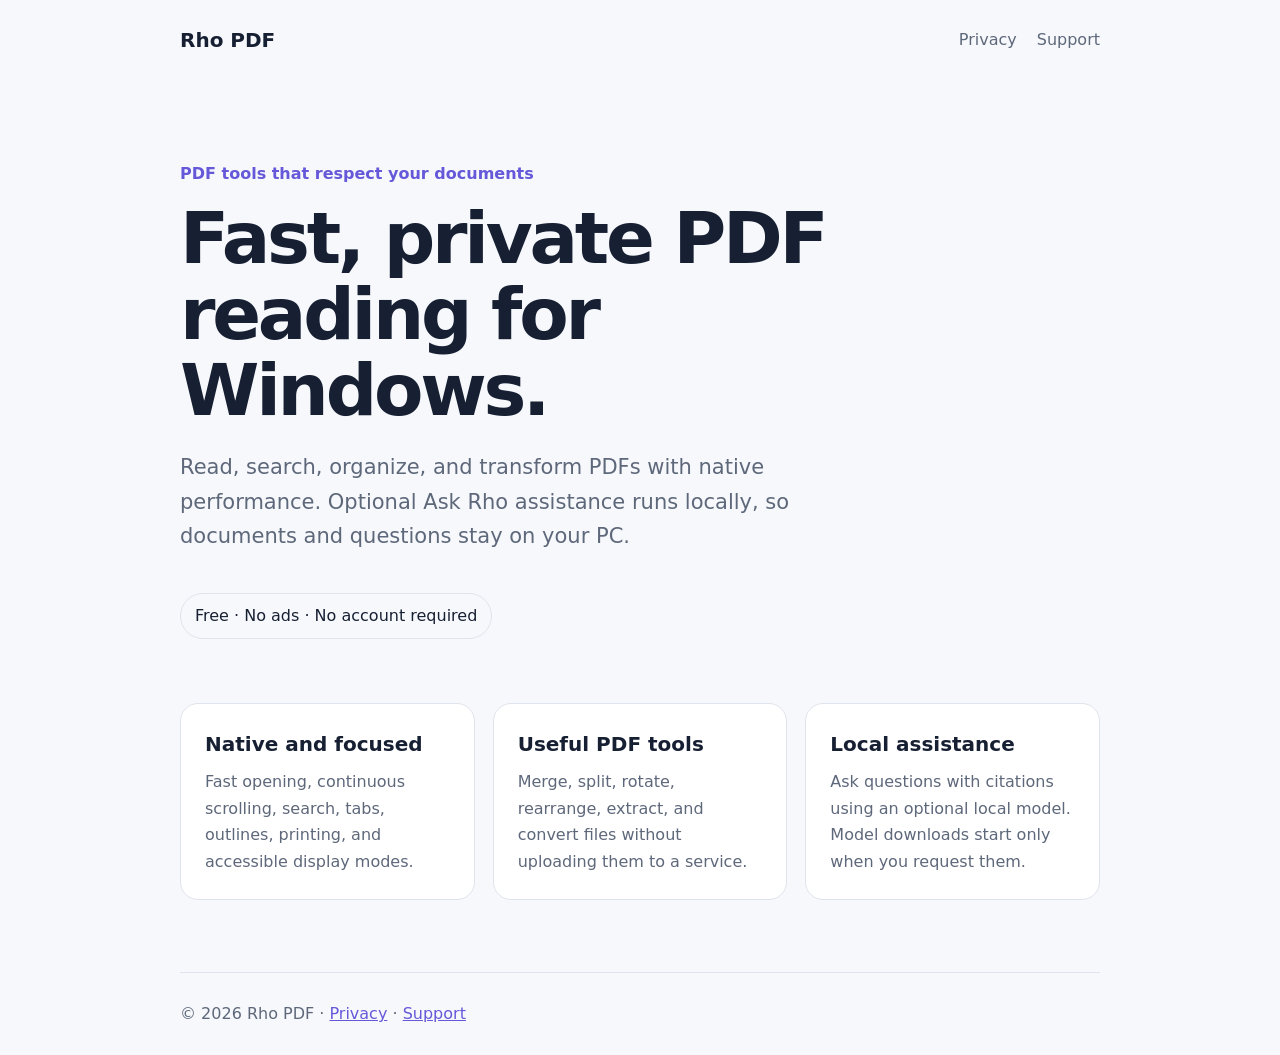
<file: index.html>
<!doctype html><html lang="en"><head><meta charset="utf-8"><meta name="viewport" content="width=device-width,initial-scale=1"><title>Rho PDF — Private PDF Reader for Windows</title><meta name="description" content="Fast, private PDF reading, tools, and completely local AI for Windows."><link rel="stylesheet" href="styles.css"></head><body><div class="wrap"><nav class="nav"><a class="brand" href="./">Rho PDF</a><div class="links"><a href="privacy.html">Privacy</a><a href="support.html">Support</a></div></nav><main><section class="hero"><div class="eyebrow">PDF tools that respect your documents</div><h1>Fast, private PDF reading for Windows.</h1><p class="lead">Read, search, organize, and transform PDFs with native performance. Optional Ask Rho assistance runs locally, so documents and questions stay on your PC.</p><span class="badge">Free · No ads · No account required</span></section><section class="grid"><article class="card"><h2>Native and focused</h2><p>Fast opening, continuous scrolling, search, tabs, outlines, printing, and accessible display modes.</p></article><article class="card"><h2>Useful PDF tools</h2><p>Merge, split, rotate, rearrange, extract, and convert files without uploading them to a service.</p></article><article class="card"><h2>Local assistance</h2><p>Ask questions with citations using an optional local model. Model downloads start only when you request them.</p></article></section></main><footer>© 2026 Rho PDF · <a href="privacy.html">Privacy</a> · <a href="support.html">Support</a></footer></div></body></html>
</file>
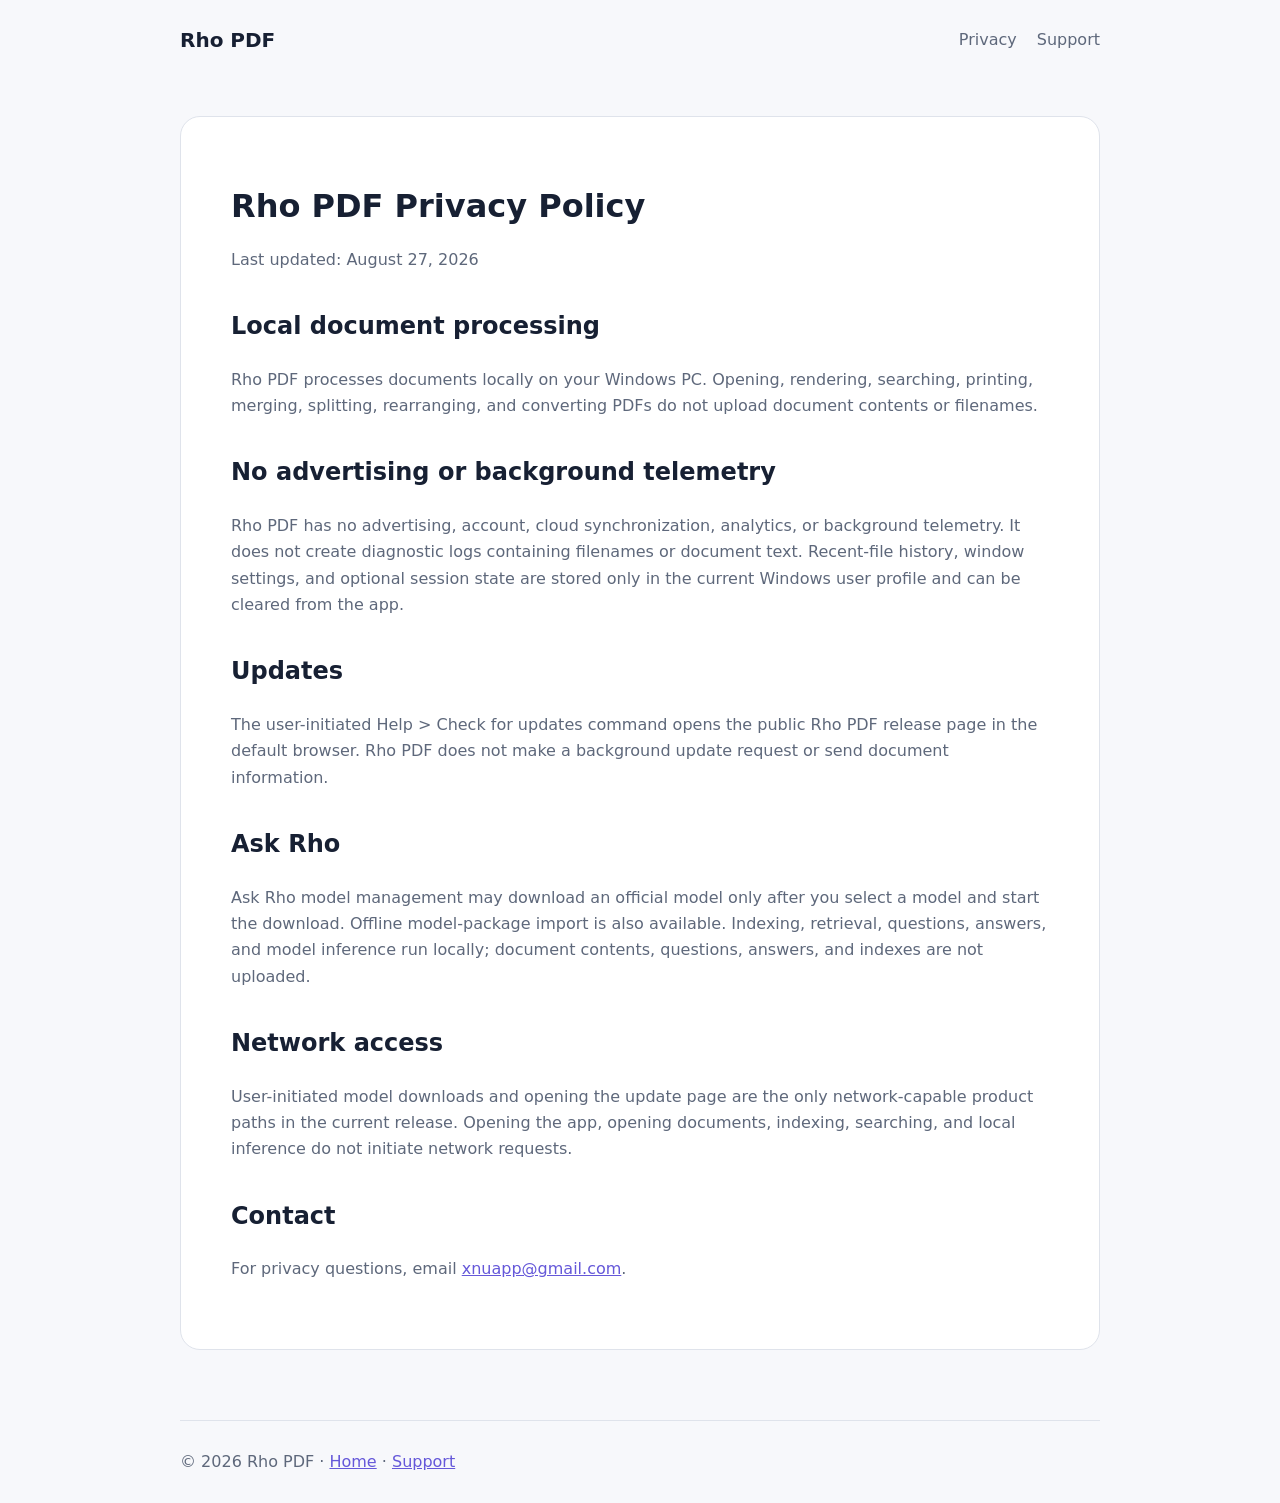
<file: privacy.html>
<!doctype html><html lang="en"><head><meta charset="utf-8"><meta name="viewport" content="width=device-width,initial-scale=1"><title>Privacy — Rho PDF</title><link rel="stylesheet" href="styles.css"></head><body><div class="wrap"><nav class="nav"><a class="brand" href="./">Rho PDF</a><div class="links"><a href="privacy.html">Privacy</a><a href="support.html">Support</a></div></nav><main class="content"><h1>Rho PDF Privacy Policy</h1><p>Last updated: August 27, 2026</p><h2>Local document processing</h2><p>Rho PDF processes documents locally on your Windows PC. Opening, rendering, searching, printing, merging, splitting, rearranging, and converting PDFs do not upload document contents or filenames.</p><h2>No advertising or background telemetry</h2><p>Rho PDF has no advertising, account, cloud synchronization, analytics, or background telemetry. It does not create diagnostic logs containing filenames or document text. Recent-file history, window settings, and optional session state are stored only in the current Windows user profile and can be cleared from the app.</p><h2>Updates</h2><p>The user-initiated Help &gt; Check for updates command opens the public Rho PDF release page in the default browser. Rho PDF does not make a background update request or send document information.</p><h2>Ask Rho</h2><p>Ask Rho model management may download an official model only after you select a model and start the download. Offline model-package import is also available. Indexing, retrieval, questions, answers, and model inference run locally; document contents, questions, answers, and indexes are not uploaded.</p><h2>Network access</h2><p>User-initiated model downloads and opening the update page are the only network-capable product paths in the current release. Opening the app, opening documents, indexing, searching, and local inference do not initiate network requests.</p><h2>Contact</h2><p>For privacy questions, email <a href="mailto:xnuapp@gmail.com?subject=Rho%20PDF%20Privacy">xnuapp@gmail.com</a>.</p></main><footer>© 2026 Rho PDF · <a href="./">Home</a> · <a href="support.html">Support</a></footer></div></body></html>
</file>
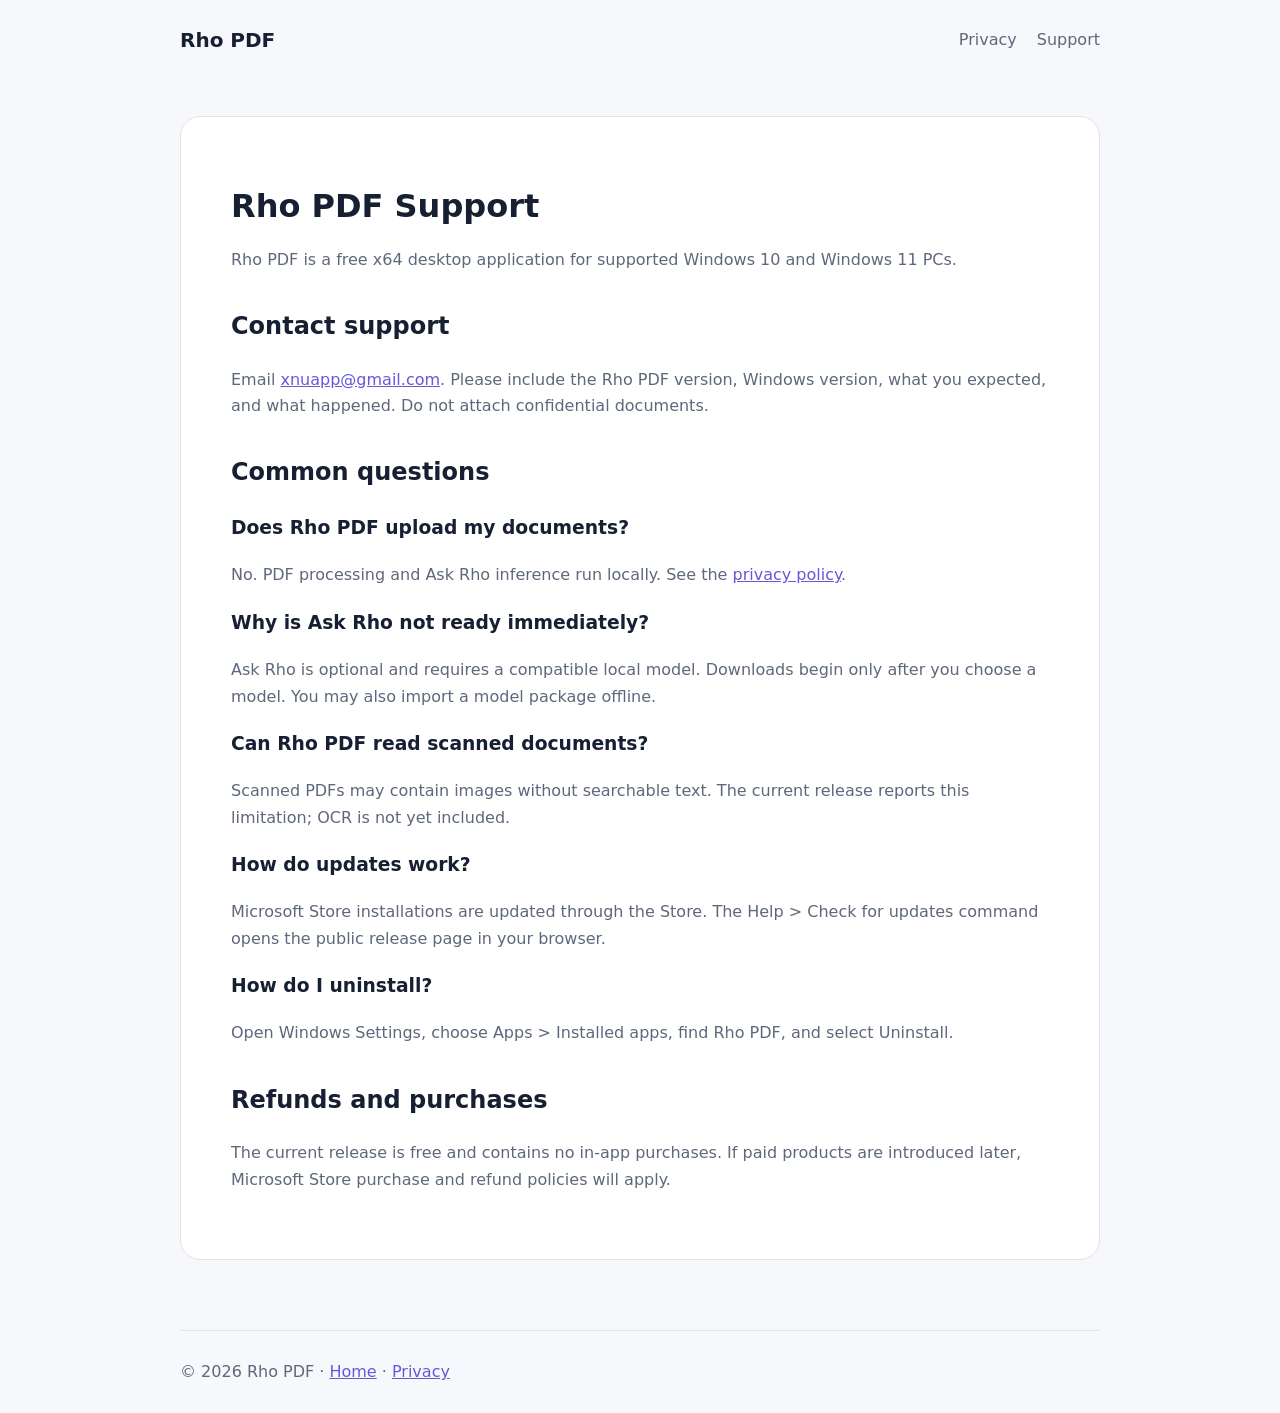
<file: support.html>
<!doctype html><html lang="en"><head><meta charset="utf-8"><meta name="viewport" content="width=device-width,initial-scale=1"><title>Support — Rho PDF</title><link rel="stylesheet" href="styles.css"></head><body><div class="wrap"><nav class="nav"><a class="brand" href="./">Rho PDF</a><div class="links"><a href="privacy.html">Privacy</a><a href="support.html">Support</a></div></nav><main class="content"><h1>Rho PDF Support</h1><p>Rho PDF is a free x64 desktop application for supported Windows 10 and Windows 11 PCs.</p><h2>Contact support</h2><p>Email <a href="mailto:xnuapp@gmail.com?subject=Rho%20PDF%20Support">xnuapp@gmail.com</a>. Please include the Rho PDF version, Windows version, what you expected, and what happened. Do not attach confidential documents.</p><h2>Common questions</h2><h3>Does Rho PDF upload my documents?</h3><p>No. PDF processing and Ask Rho inference run locally. See the <a href="privacy.html">privacy policy</a>.</p><h3>Why is Ask Rho not ready immediately?</h3><p>Ask Rho is optional and requires a compatible local model. Downloads begin only after you choose a model. You may also import a model package offline.</p><h3>Can Rho PDF read scanned documents?</h3><p>Scanned PDFs may contain images without searchable text. The current release reports this limitation; OCR is not yet included.</p><h3>How do updates work?</h3><p>Microsoft Store installations are updated through the Store. The Help &gt; Check for updates command opens the public release page in your browser.</p><h3>How do I uninstall?</h3><p>Open Windows Settings, choose Apps &gt; Installed apps, find Rho PDF, and select Uninstall.</p><h2>Refunds and purchases</h2><p>The current release is free and contains no in-app purchases. If paid products are introduced later, Microsoft Store purchase and refund policies will apply.</p></main><footer>© 2026 Rho PDF · <a href="./">Home</a> · <a href="privacy.html">Privacy</a></footer></div></body></html>
</file>
<file: styles.css>
:root { color-scheme: light dark; --bg:#f7f8fb; --panel:#fff; --ink:#172033; --muted:#5e687b; --accent:#6558d9; --line:#dfe3eb; }
@media (prefers-color-scheme:dark){:root{--bg:#11131a;--panel:#191c25;--ink:#f2f4fb;--muted:#aab1c1;--line:#303543}}
*{box-sizing:border-box} body{margin:0;background:var(--bg);color:var(--ink);font:16px/1.65 system-ui,-apple-system,"Segoe UI",sans-serif}
.wrap{width:min(920px,calc(100% - 36px));margin:auto}.nav{display:flex;align-items:center;justify-content:space-between;padding:24px 0}.brand{font-weight:750;font-size:20px;color:var(--ink);text-decoration:none}.links{display:flex;gap:20px}.links a{color:var(--muted);text-decoration:none}.hero{padding:80px 0 64px}.eyebrow{color:var(--accent);font-weight:700}.hero h1{max-width:760px;font-size:clamp(42px,8vw,72px);line-height:1.05;letter-spacing:-.045em;margin:14px 0 22px}.lead{max-width:700px;font-size:21px;color:var(--muted)}.badge{display:inline-block;margin-top:18px;padding:9px 14px;border:1px solid var(--line);border-radius:999px}.grid{display:grid;grid-template-columns:repeat(3,1fr);gap:18px;padding-bottom:72px}.card{background:var(--panel);border:1px solid var(--line);border-radius:18px;padding:24px}.card h2{font-size:20px;margin:0 0 8px}.card p{color:var(--muted);margin:0}.content{background:var(--panel);border:1px solid var(--line);border-radius:20px;padding:clamp(24px,5vw,50px);margin:35px auto 70px}.content h1{line-height:1.15}.content h2{margin-top:34px}.content p,.content li{color:var(--muted)}a{color:var(--accent)}footer{border-top:1px solid var(--line);padding:28px 0;color:var(--muted)}
@media(max-width:720px){.grid{grid-template-columns:1fr}.links{gap:12px;font-size:14px}.hero{padding-top:48px}}
</file>
